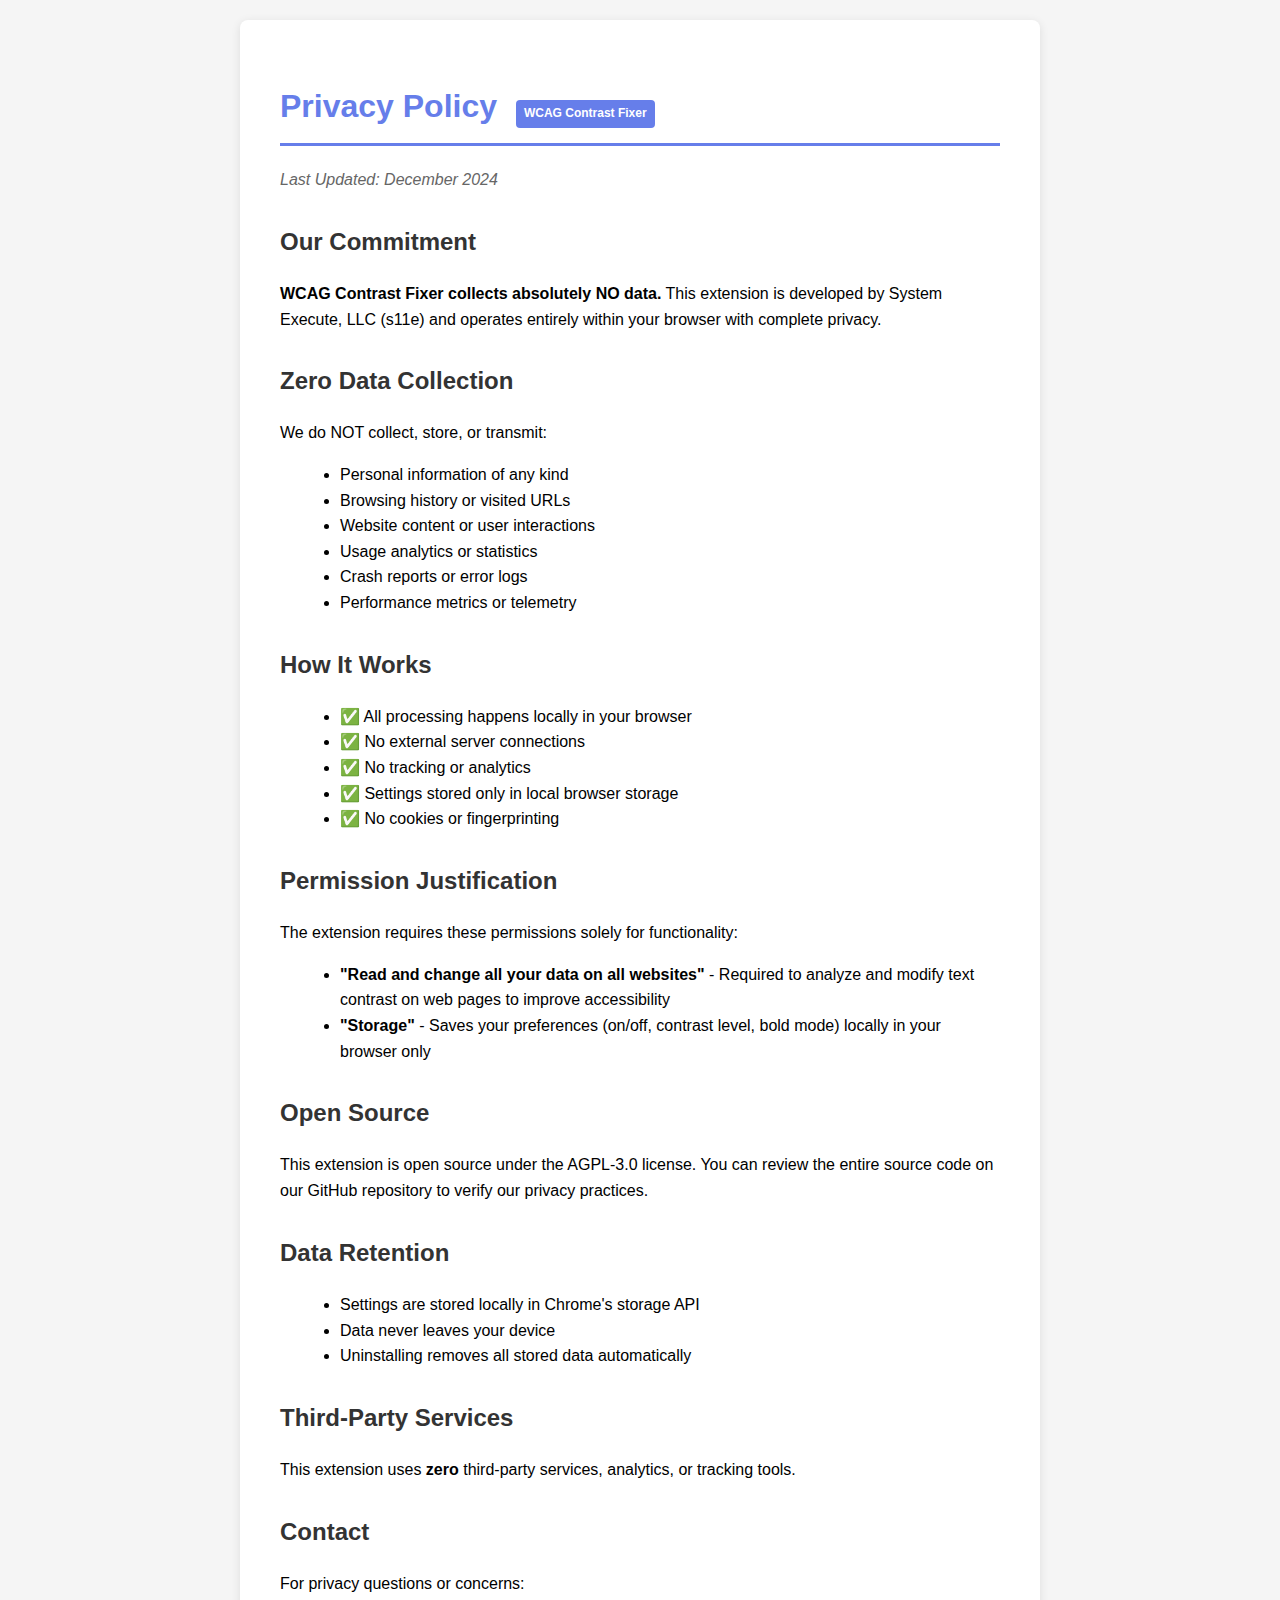
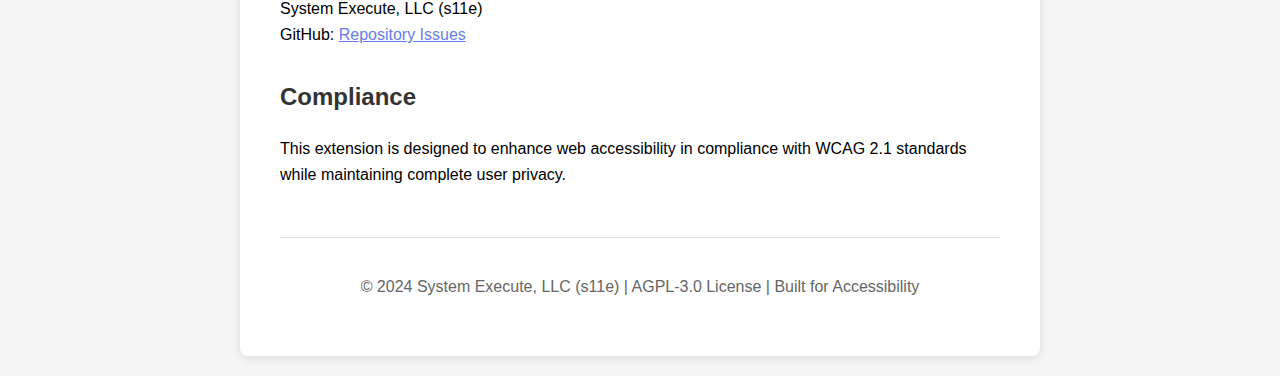
<file: docs/index.html>
<!DOCTYPE html>
<html lang="en">
<head>
    <meta charset="UTF-8">
    <meta name="viewport" content="width=device-width, initial-scale=1.0">
    <title>Privacy Policy - WCAG Contrast Fixer</title>
    <style>
        body {
            font-family: -apple-system, BlinkMacSystemFont, 'Segoe UI', Roboto, sans-serif;
            line-height: 1.6;
            max-width: 800px;
            margin: 0 auto;
            padding: 20px;
            background: #f5f5f5;
        }
        .container {
            background: white;
            padding: 40px;
            border-radius: 8px;
            box-shadow: 0 2px 10px rgba(0,0,0,0.1);
        }
        h1 {
            color: #667eea;
            border-bottom: 3px solid #667eea;
            padding-bottom: 10px;
        }
        h2 {
            color: #333;
            margin-top: 30px;
        }
        .update-date {
            color: #666;
            font-style: italic;
        }
        .footer {
            margin-top: 50px;
            padding-top: 20px;
            border-top: 1px solid #e0e0e0;
            text-align: center;
            color: #666;
        }
        a {
            color: #667eea;
        }
        ul {
            margin-left: 20px;
        }
        .badge {
            display: inline-block;
            background: #667eea;
            color: white;
            padding: 4px 8px;
            border-radius: 4px;
            font-size: 12px;
            margin-left: 10px;
        }
    </style>
</head>
<body>
    <div class="container">
        <h1>Privacy Policy <span class="badge">WCAG Contrast Fixer</span></h1>
        <p class="update-date">Last Updated: December 2024</p>

        <h2>Our Commitment</h2>
        <p><strong>WCAG Contrast Fixer collects absolutely NO data.</strong> This extension is developed by System Execute, LLC (s11e) and operates entirely within your browser with complete privacy.</p>

        <h2>Zero Data Collection</h2>
        <p>We do NOT collect, store, or transmit:</p>
        <ul>
            <li>Personal information of any kind</li>
            <li>Browsing history or visited URLs</li>
            <li>Website content or user interactions</li>
            <li>Usage analytics or statistics</li>
            <li>Crash reports or error logs</li>
            <li>Performance metrics or telemetry</li>
        </ul>

        <h2>How It Works</h2>
        <ul>
            <li>✅ All processing happens locally in your browser</li>
            <li>✅ No external server connections</li>
            <li>✅ No tracking or analytics</li>
            <li>✅ Settings stored only in local browser storage</li>
            <li>✅ No cookies or fingerprinting</li>
        </ul>

        <h2>Permission Justification</h2>
        <p>The extension requires these permissions solely for functionality:</p>
        <ul>
            <li><strong>"Read and change all your data on all websites"</strong> - Required to analyze and modify text contrast on web pages to improve accessibility</li>
            <li><strong>"Storage"</strong> - Saves your preferences (on/off, contrast level, bold mode) locally in your browser only</li>
        </ul>

        <h2>Open Source</h2>
        <p>This extension is open source under the AGPL-3.0 license. You can review the entire source code on our GitHub repository to verify our privacy practices.</p>

        <h2>Data Retention</h2>
        <ul>
            <li>Settings are stored locally in Chrome's storage API</li>
            <li>Data never leaves your device</li>
            <li>Uninstalling removes all stored data automatically</li>
        </ul>

        <h2>Third-Party Services</h2>
        <p>This extension uses <strong>zero</strong> third-party services, analytics, or tracking tools.</p>

        <h2>Contact</h2>
        <p>For privacy questions or concerns:<br>
        System Execute, LLC (s11e)<br>
        GitHub: <a href="https://github.com/yourusername/wcag-contrast">Repository Issues</a></p>

        <h2>Compliance</h2>
        <p>This extension is designed to enhance web accessibility in compliance with WCAG 2.1 standards while maintaining complete user privacy.</p>

        <div class="footer">
            <p>© 2024 System Execute, LLC (s11e) | AGPL-3.0 License | Built for Accessibility</p>
        </div>
    </div>
</body>
</html>
</file>
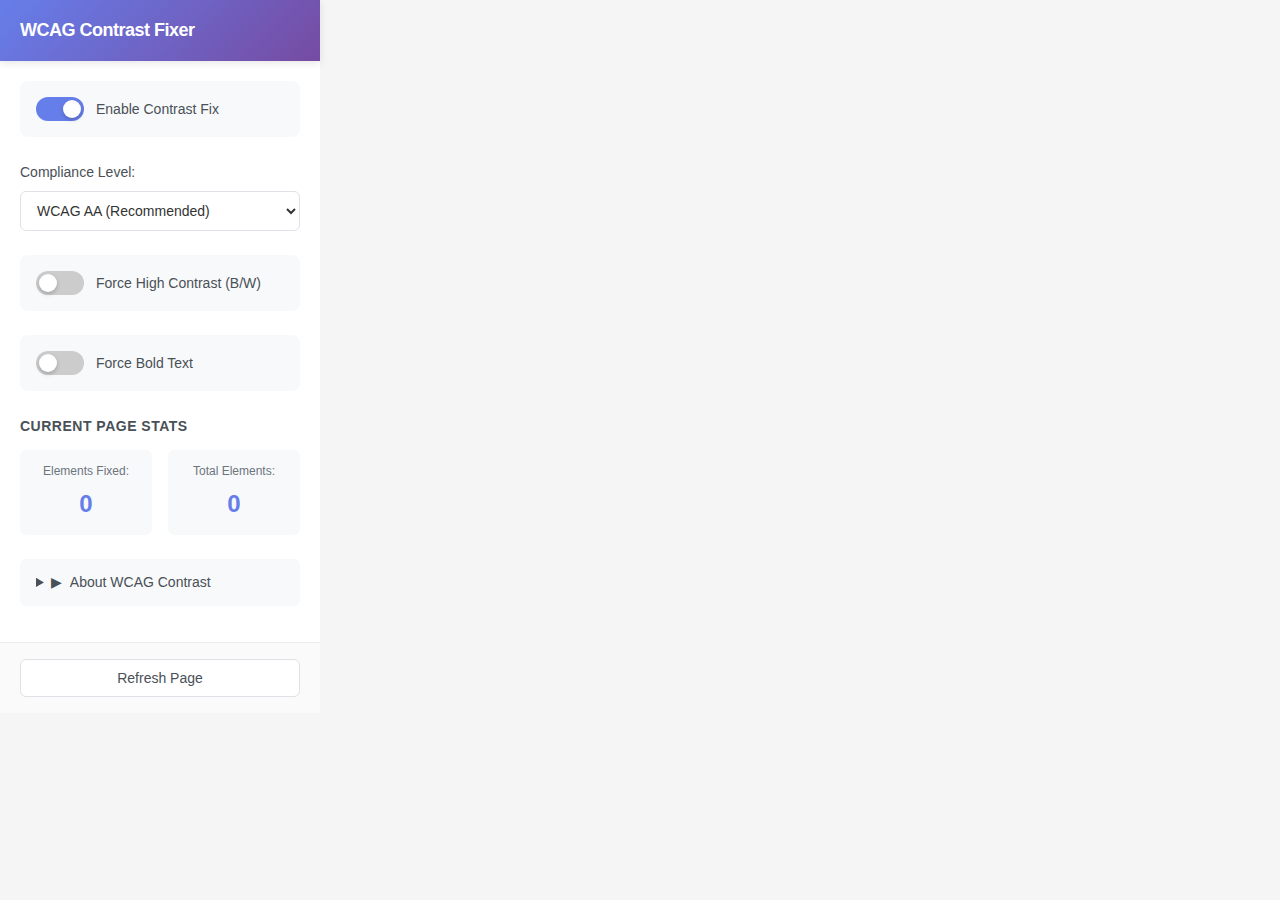
<file: popup.html>
<!DOCTYPE html>
<html lang="en">
<head>
  <meta charset="UTF-8">
  <meta name="viewport" content="width=device-width, initial-scale=1.0">
  <title>WCAG Contrast Fixer</title>
  <link rel="stylesheet" href="popup.css">
</head>
<body>
  <div class="container">
    <header>
      <h1>WCAG Contrast Fixer</h1>
    </header>
    
    <main>
      <div class="toggle-section">
        <label class="switch">
          <input type="checkbox" id="enableToggle" checked>
          <span class="slider"></span>
        </label>
        <span class="toggle-label">Enable Contrast Fix</span>
      </div>
      
      <div class="level-section">
        <label for="levelSelect">Compliance Level:</label>
        <select id="levelSelect">
          <option value="AA" selected>WCAG AA (Recommended)</option>
          <option value="AAA">WCAG AAA (Stricter)</option>
        </select>
      </div>
      
      <div class="toggle-section">
        <label class="switch">
          <input type="checkbox" id="forceToggle">
          <span class="slider"></span>
        </label>
        <span class="toggle-label">Force High Contrast (B/W)</span>
      </div>
      
      <div class="toggle-section">
        <label class="switch">
          <input type="checkbox" id="boldToggle">
          <span class="slider"></span>
        </label>
        <span class="toggle-label">Force Bold Text</span>
      </div>
      
      <div class="stats-section">
        <h2>Current Page Stats</h2>
        <div class="stats">
          <div class="stat-item">
            <span class="stat-label">Elements Fixed:</span>
            <span class="stat-value" id="fixedCount">0</span>
          </div>
          <div class="stat-item">
            <span class="stat-label">Total Elements:</span>
            <span class="stat-value" id="totalCount">0</span>
          </div>
        </div>
      </div>
      
      <div class="info-section">
        <details>
          <summary>About WCAG Contrast</summary>
          <div class="info-content">
            <p><strong>WCAG AA:</strong></p>
            <ul>
              <li>Normal text: 4.5:1 ratio</li>
              <li>Large text (18pt+): 3:1 ratio</li>
            </ul>
            <p><strong>WCAG AAA:</strong></p>
            <ul>
              <li>Normal text: 7:1 ratio</li>
              <li>Large text (18pt+): 4.5:1 ratio</li>
            </ul>
          </div>
        </details>
      </div>
    </main>
    
    <footer>
      <button id="refreshBtn" class="btn-secondary">Refresh Page</button>
    </footer>
  </div>
  
  <script src="popup.js"></script>
</body>
</html>
</file>
<file: popup.css>
* {
  margin: 0;
  padding: 0;
  box-sizing: border-box;
}

body {
  width: 320px;
  font-family: -apple-system, BlinkMacSystemFont, 'Segoe UI', Roboto, Oxygen, Ubuntu, sans-serif;
  font-size: 14px;
  line-height: 1.6;
  color: #333;
  background: #f5f5f5;
}

.container {
  background: white;
  min-height: 400px;
  display: flex;
  flex-direction: column;
}

header {
  background: linear-gradient(135deg, #667eea 0%, #764ba2 100%);
  color: white;
  padding: 16px 20px;
  box-shadow: 0 2px 8px rgba(0, 0, 0, 0.1);
}

header h1 {
  font-size: 18px;
  font-weight: 600;
  letter-spacing: -0.5px;
}

main {
  flex: 1;
  padding: 20px;
}

.toggle-section {
  display: flex;
  align-items: center;
  gap: 12px;
  margin-bottom: 24px;
  padding: 16px;
  background: #f8f9fa;
  border-radius: 8px;
}

.switch {
  position: relative;
  display: inline-block;
  width: 48px;
  height: 24px;
}

.switch input {
  opacity: 0;
  width: 0;
  height: 0;
}

.slider {
  position: absolute;
  cursor: pointer;
  top: 0;
  left: 0;
  right: 0;
  bottom: 0;
  background-color: #ccc;
  transition: 0.3s;
  border-radius: 24px;
}

.slider:before {
  position: absolute;
  content: "";
  height: 18px;
  width: 18px;
  left: 3px;
  bottom: 3px;
  background-color: white;
  transition: 0.3s;
  border-radius: 50%;
  box-shadow: 0 2px 4px rgba(0, 0, 0, 0.2);
}

input:checked + .slider {
  background-color: #667eea;
}

input:checked + .slider:before {
  transform: translateX(24px);
}

.toggle-label {
  font-weight: 500;
  color: #495057;
}

.level-section {
  margin-bottom: 24px;
}

.level-section label {
  display: block;
  margin-bottom: 8px;
  font-weight: 500;
  color: #495057;
}

.level-section select {
  width: 100%;
  padding: 10px 12px;
  border: 1px solid #dee2e6;
  border-radius: 6px;
  background: white;
  font-size: 14px;
  color: #333;
  cursor: pointer;
  transition: border-color 0.2s;
}

.level-section select:hover {
  border-color: #667eea;
}

.level-section select:focus {
  outline: none;
  border-color: #667eea;
  box-shadow: 0 0 0 3px rgba(102, 126, 234, 0.1);
}

.stats-section {
  margin-bottom: 24px;
}

.stats-section h2 {
  font-size: 14px;
  font-weight: 600;
  color: #495057;
  margin-bottom: 12px;
  text-transform: uppercase;
  letter-spacing: 0.5px;
}

.stats {
  display: flex;
  gap: 16px;
}

.stat-item {
  flex: 1;
  padding: 12px;
  background: #f8f9fa;
  border-radius: 6px;
  text-align: center;
}

.stat-label {
  display: block;
  font-size: 12px;
  color: #6c757d;
  margin-bottom: 4px;
}

.stat-value {
  display: block;
  font-size: 24px;
  font-weight: 600;
  color: #667eea;
}

.info-section {
  margin-bottom: 16px;
}

details {
  background: #f8f9fa;
  border-radius: 6px;
  overflow: hidden;
}

summary {
  padding: 12px 16px;
  cursor: pointer;
  font-weight: 500;
  color: #495057;
  user-select: none;
  transition: background-color 0.2s;
}

summary:hover {
  background-color: #e9ecef;
}

summary::-webkit-details-marker {
  display: none;
}

summary::before {
  content: '▶';
  display: inline-block;
  margin-right: 8px;
  transition: transform 0.2s;
}

details[open] summary::before {
  transform: rotate(90deg);
}

.info-content {
  padding: 0 16px 16px 16px;
  color: #6c757d;
  font-size: 13px;
}

.info-content p {
  margin-bottom: 8px;
  font-weight: 500;
  color: #495057;
}

.info-content ul {
  margin-left: 20px;
  margin-bottom: 12px;
}

.info-content li {
  margin-bottom: 4px;
}

footer {
  padding: 16px 20px;
  border-top: 1px solid #e9ecef;
  background: #fafafa;
}

.btn-secondary {
  width: 100%;
  padding: 10px 16px;
  background: white;
  color: #495057;
  border: 1px solid #dee2e6;
  border-radius: 6px;
  font-size: 14px;
  font-weight: 500;
  cursor: pointer;
  transition: all 0.2s;
}

.btn-secondary:hover {
  background: #f8f9fa;
  border-color: #adb5bd;
  transform: translateY(-1px);
  box-shadow: 0 2px 4px rgba(0, 0, 0, 0.1);
}

.btn-secondary:active {
  transform: translateY(0);
  box-shadow: none;
}
</file>
